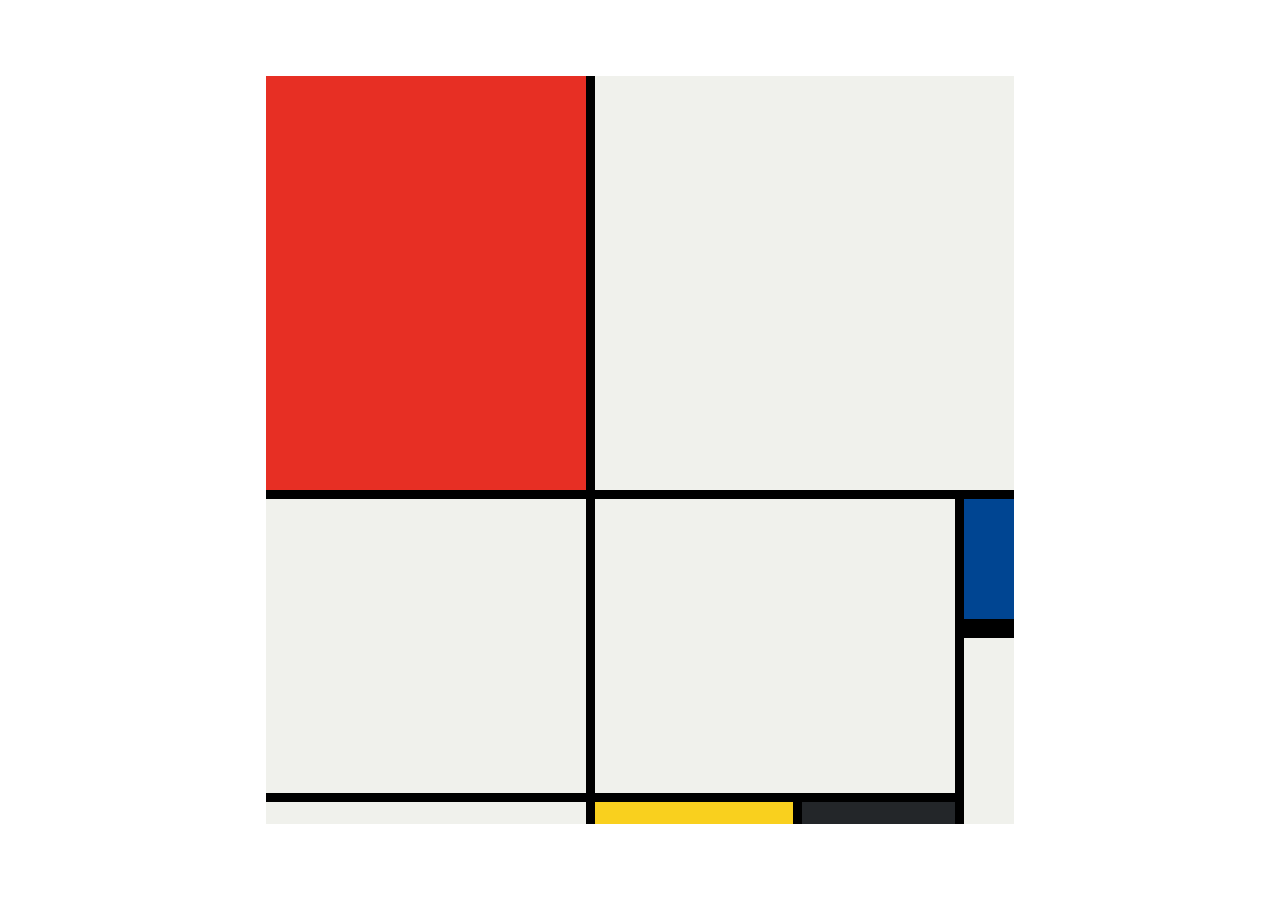
<file: projects/Mondrian Project/index.html>
<!DOCTYPE html>
<html lang="en">

<head>
  <meta charset="UTF-8">
  <meta name="viewport" content="width=device-width, initial-scale=1.0">
  <title>Mondrian Project</title>
  <style>
   
    body {
      display: flex;
      justify-content: center;
      align-items: center;
      height: 100vh;
      margin: 0;
      padding: 0;
    }

    .container {
      height: 748px;
      width: 748px;
      display: grid;
      background-color: #000;
      grid-template-columns: 320px 198px 153px 50px;
      grid-template-rows: 414px 130px 155px 22px;
      gap: 9px;
    }

    .item {
      background-color: #F0F1EC;
    }

    .red {
      background-color: #E72F24;
    }

    .white1 {
      grid-column: span 3;
    }

    .white2 {
      grid-row: span 2;
    }

    .white3 {
      grid-area: 2 / 2 / 4 /4
    }

    .blue {
      background-color: #004592;
      border-bottom: 10px solid #000;
    }

    .white4 {
      grid-row: span 2;
    }

    .yellow {
      background-color: #F9D01E;
    }

    .black {
      background-color: #232629;
    }
  </style>
</head>

<body>

  <div class="container">
    <div class="item red"></div>
    <div class="item white1"></div>
    <div class="item white2"></div>
    <div class="item white3"></div>

    <div class="item blue"></div>
    <div class="item white4"></div>

    <div class="item"></div>
    <div class="item yellow"></div>
    <div class="item black"></div>
  </div>
</body>

</html>
</file>
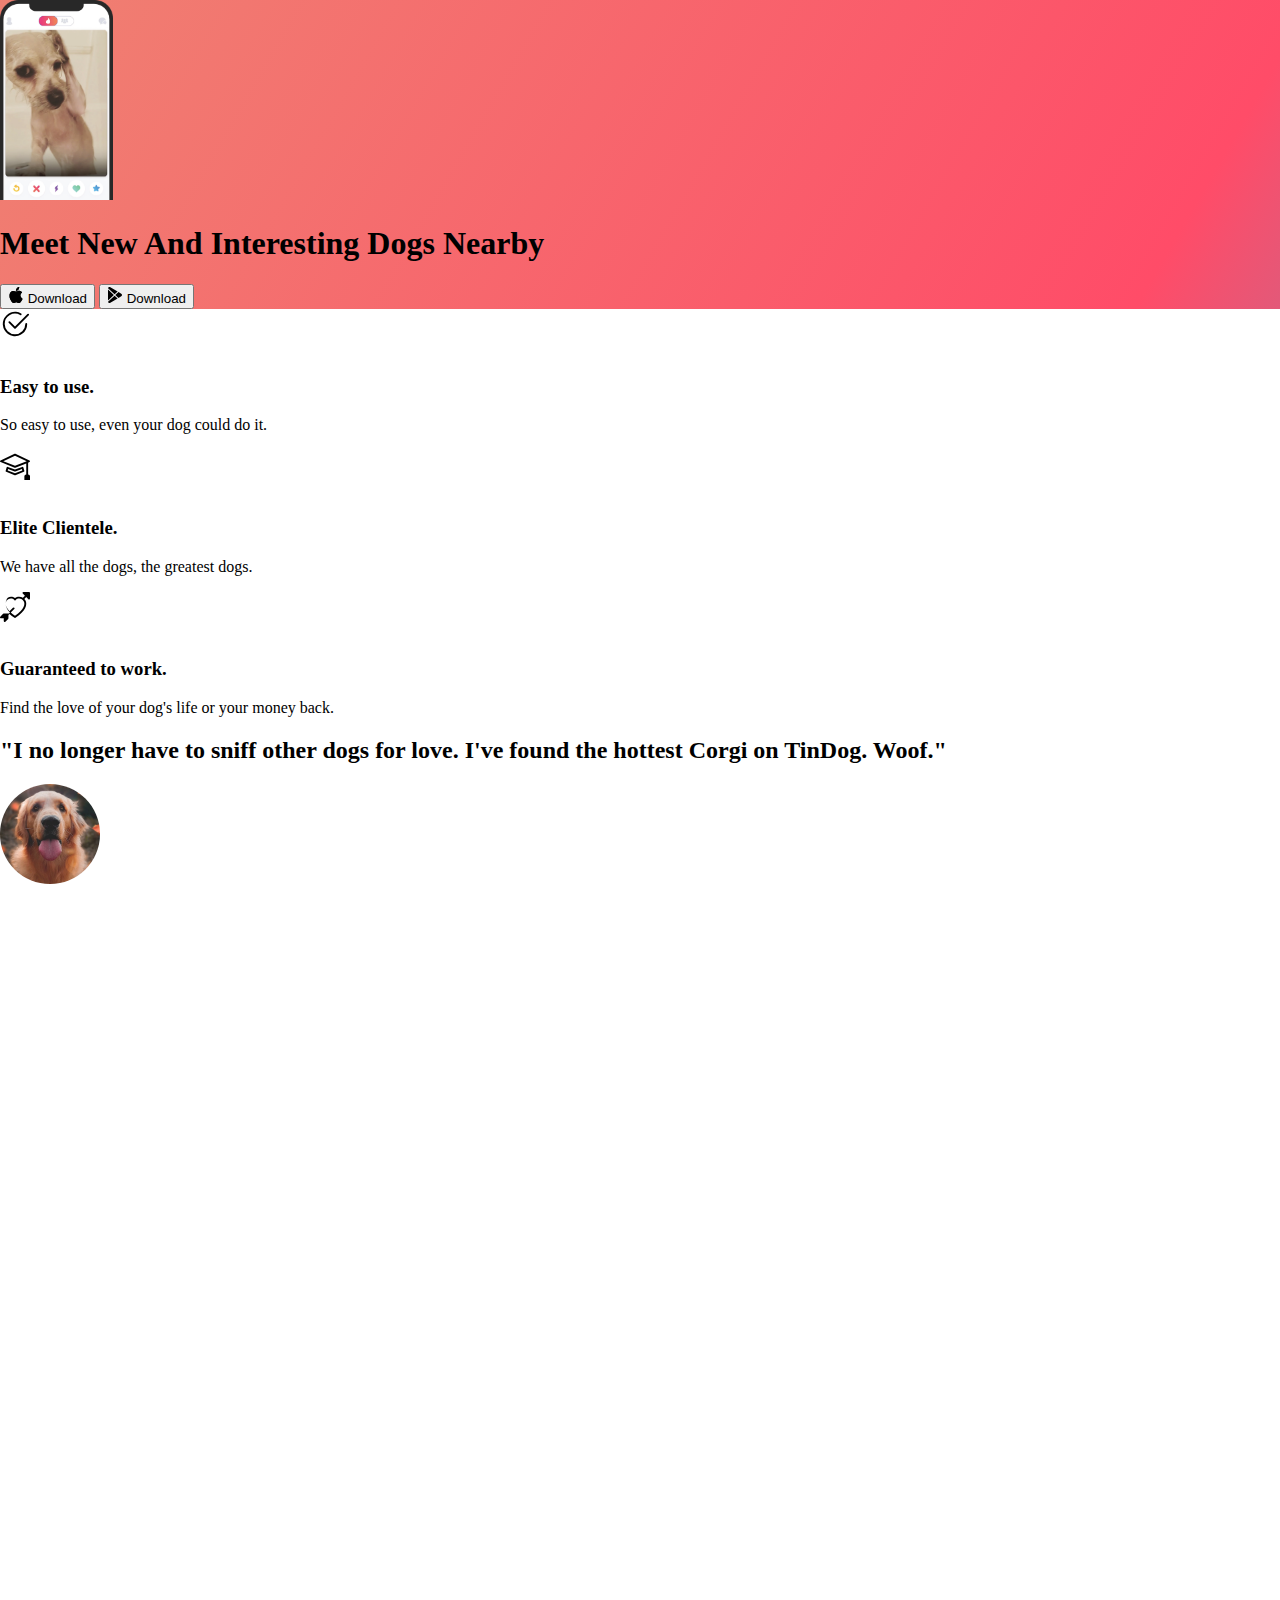
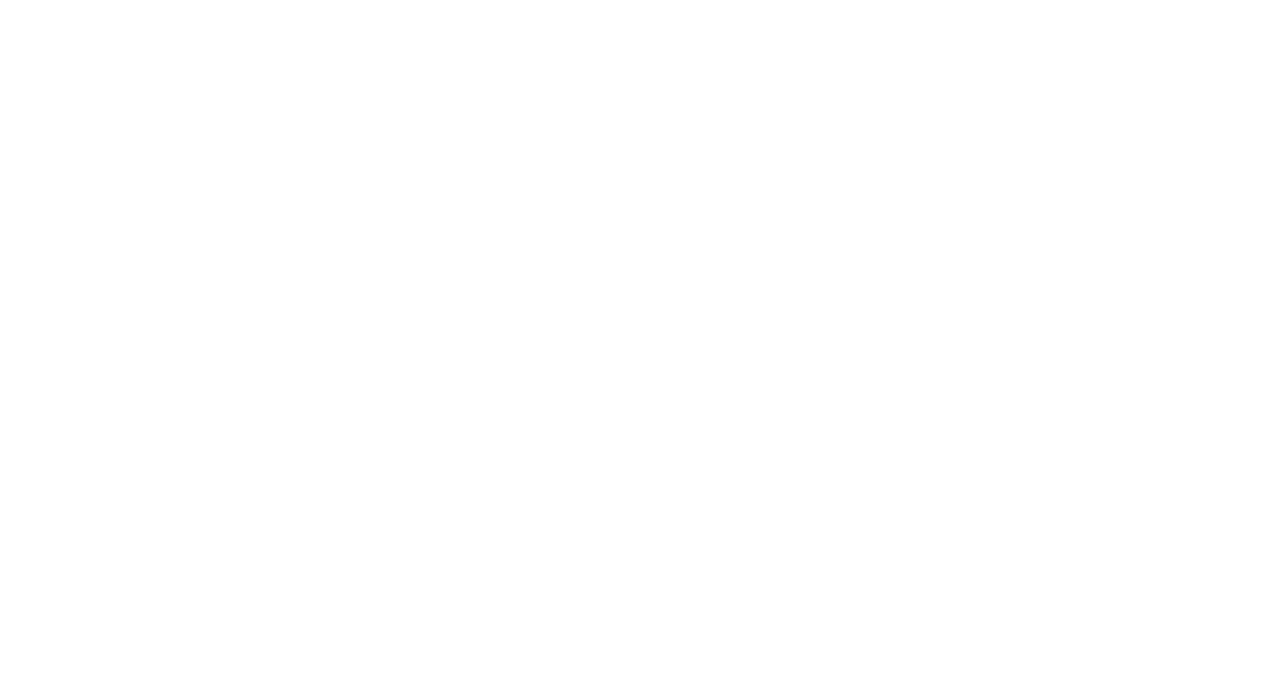
<file: projects/TinDog Project/index.html>
<!DOCTYPE html>
<html lang="en">

<head>
  <meta charset="UTF-8">
  <meta name="viewport" content="width=device-width, initial-scale=1.0">
  <title>TinDog</title>
  <link href="https://cdn.jsdelivr.net/npm/bootstrap@5.3.0/dist/css/bootstrap.min.css" rel="stylesheet" integrity="sha384-9ndCyUaIbzAi2FUVXJi0CjmCapSmO7SnpJef0486qhLnuZ2cdeRhO02iuK6FUUVM" crossorigin="anonymous">
  <link rel="stylesheet" href="./css/style.css">
</head>

<body>

  <!-- Title -->
  <section id="title" class="gradient-background">
    <div class="container col-xxl-8 px-4 pt-5">
      <div class="row flex-lg-row-reverse align-items-center g-5 pt-5">
        <div class="col-10 col-sm-8 col-lg-6">
          <img src="./images/iphone.png" class="d-block mx-lg-auto img-fluid" alt="app demo" height="200" loading="lazy">
        </div>
        <div class="col-lg-6">
          <h1 class="display-5 fw-bold text-body-emphasis lh-1 mb-3">Meet New And Interesting Dogs Nearby</h1>
           <div class="d-grid gap-2 d-md-flex justify-content-md-start">
            <button type="button" class="btn btn-light btn-lg px-4 me-md-2"><svg xmlns="http://www.w3.org/2000/svg" width="16" height="16" fill="currentColor"
              class="bi bi-apple mb-1" viewBox="0 0 16 16">
<path
                d="M11.182.008C11.148-.03 9.923.023 8.857 1.18c-1.066 1.156-.902 2.482-.878 2.516.024.034 1.52.087 2.475-1.258.955-1.345.762-2.391.728-2.43Zm3.314 11.733c-.048-.096-2.325-1.234-2.113-3.422.212-2.189 1.675-2.789 1.698-2.854.023-.065-.597-.79-1.254-1.157a3.692 3.692 0 0 0-1.563-.434c-.108-.003-.483-.095-1.254.116-.508.139-1.653.589-1.968.607-.316.018-1.256-.522-2.267-.665-.647-.125-1.333.131-1.824.328-.49.196-1.422.754-2.074 2.237-.652 1.482-.311 3.83-.067 4.56.244.729.625 1.924 1.273 2.796.576.984 1.34 1.667 1.659 1.899.319.232 1.219.386 1.843.067.502-.308 1.408-.485 1.766-.472.357.013 1.061.154 1.782.539.571.197 1.111.115 1.652-.105.541-.221 1.324-1.059 2.238-2.758.347-.79.505-1.217.473-1.282Z" />
<path
                d="M11.182.008C11.148-.03 9.923.023 8.857 1.18c-1.066 1.156-.902 2.482-.878 2.516.024.034 1.52.087 2.475-1.258.955-1.345.762-2.391.728-2.43Zm3.314 11.733c-.048-.096-2.325-1.234-2.113-3.422.212-2.189 1.675-2.789 1.698-2.854.023-.065-.597-.79-1.254-1.157a3.692 3.692 0 0 0-1.563-.434c-.108-.003-.483-.095-1.254.116-.508.139-1.653.589-1.968.607-.316.018-1.256-.522-2.267-.665-.647-.125-1.333.131-1.824.328-.49.196-1.422.754-2.074 2.237-.652 1.482-.311 3.83-.067 4.56.244.729.625 1.924 1.273 2.796.576.984 1.34 1.667 1.659 1.899.319.232 1.219.386 1.843.067.502-.308 1.408-.485 1.766-.472.357.013 1.061.154 1.782.539.571.197 1.111.115 1.652-.105.541-.221 1.324-1.059 2.238-2.758.347-.79.505-1.217.473-1.282Z" />
</svg> Download</button>
            <button type="button" class="btn btn-outline-light btn-lg px-4"><svg xmlns="http://www.w3.org/2000/svg" width="16" height="16" fill="currentColor"
              class="bi bi-google-play mb-1" viewBox="0 0 16 16">
<path
                d="M14.222 9.374c1.037-.61 1.037-2.137 0-2.748L11.528 5.04 8.32 8l3.207 2.96 2.694-1.586Zm-3.595 2.116L7.583 8.68 1.03 14.73c.201 1.029 1.36 1.61 2.303 1.055l7.294-4.295ZM1 13.396V2.603L6.846 8 1 13.396ZM1.03 1.27l6.553 6.05 3.044-2.81L3.333.215C2.39-.341 1.231.24 1.03 1.27Z" />
</svg> Download</button>
          </div>
        </div>
      </div>
    </div>

  </section>
  <!-- Features -->
  <section id="features">
    <div class="container mt-5">
    <div class="row g-4 py-5 row-cols-1 row-cols-lg-3">
      <div class="col d-flex align-items-start">
        <div class="icon-square text-body-emphasis bg-body-secondary d-inline-flex align-items-center justify-content-center fs-4 flex-shrink-0 me-3">
          <svg xmlns="http://www.w3.org/2000/svg" height="30" fill="currentColor" class="bi bi-check2-circle"
          viewBox="0 0 16 16">
<path
            d="M2.5 8a5.5 5.5 0 0 1 8.25-4.764.5.5 0 0 0 .5-.866A6.5 6.5 0 1 0 14.5 8a.5.5 0 0 0-1 0 5.5 5.5 0 1 1-11 0z" />
<path
            d="M15.354 3.354a.5.5 0 0 0-.708-.708L8 9.293 5.354 6.646a.5.5 0 1 0-.708.708l3 3a.5.5 0 0 0 .708 0l7-7z" />
</svg>
        </div>
        <div>
          <h3 class="fs-2 text-body-emphasis">Easy to use.</h3>
          <p>So easy to use, even your dog could do it.</p>
          
        </div>
      </div>
      <div class="col d-flex align-items-start">
        <div class="icon-square text-body-emphasis bg-body-secondary d-inline-flex align-items-center justify-content-center fs-4 flex-shrink-0 me-3">
          <svg xmlns="http://www.w3.org/2000/svg" height="30" fill="currentColor" class="bi bi-mortarboard" viewBox="0 0 16 16">
            <path d="M8.211 2.047a.5.5 0 0 0-.422 0l-7.5 3.5a.5.5 0 0 0 .025.917l7.5 3a.5.5 0 0 0 .372 0L14 7.14V13a1 1 0 0 0-1 1v2h3v-2a1 1 0 0 0-1-1V6.739l.686-.275a.5.5 0 0 0 .025-.917l-7.5-3.5ZM8 8.46 1.758 5.965 8 3.052l6.242 2.913L8 8.46Z"/>
            <path d="M4.176 9.032a.5.5 0 0 0-.656.327l-.5 1.7a.5.5 0 0 0 .294.605l4.5 1.8a.5.5 0 0 0 .372 0l4.5-1.8a.5.5 0 0 0 .294-.605l-.5-1.7a.5.5 0 0 0-.656-.327L8 10.466 4.176 9.032Zm-.068 1.873.22-.748 3.496 1.311a.5.5 0 0 0 .352 0l3.496-1.311.22.748L8 12.46l-3.892-1.556Z"/>
            </svg>
        </div>
        <div>
          <h3 class="fs-2 text-body-emphasis">Elite Clientele.</h3>
          <p>We have all the dogs, the greatest dogs.</p>
          
        </div>
      </div>
      <div class="col d-flex align-items-start">
        <div class="icon-square text-body-emphasis bg-body-secondary d-inline-flex align-items-center justify-content-center fs-4 flex-shrink-0 me-3">
          <svg xmlns="http://www.w3.org/2000/svg" height="30" fill="currentColor" class="bi bi-arrow-through-heart"
          viewBox="0 0 16 16">
<path fill-rule="evenodd"
            d="M2.854 15.854A.5.5 0 0 1 2 15.5V14H.5a.5.5 0 0 1-.354-.854l1.5-1.5A.5.5 0 0 1 2 11.5h2.793l.53-.53c-.771-.802-1.328-1.58-1.704-2.32-.798-1.575-.775-2.996-.213-4.092C3.426 2.565 6.18 1.809 8 3.233c1.25-.98 2.944-.928 4.212-.152L13.292 2 12.147.854A.5.5 0 0 1 12.5 0h3a.5.5 0 0 1 .5.5v3a.5.5 0 0 1-.854.354L14 2.707l-1.006 1.006c.236.248.44.531.6.845.562 1.096.585 2.517-.213 4.092-.793 1.563-2.395 3.288-5.105 5.08L8 13.912l-.276-.182a21.86 21.86 0 0 1-2.685-2.062l-.539.54V14a.5.5 0 0 1-.146.354l-1.5 1.5Zm2.893-4.894A20.419 20.419 0 0 0 8 12.71c2.456-1.666 3.827-3.207 4.489-4.512.679-1.34.607-2.42.215-3.185-.817-1.595-3.087-2.054-4.346-.761L8 4.62l-.358-.368c-1.259-1.293-3.53-.834-4.346.761-.392.766-.464 1.845.215 3.185.323.636.815 1.33 1.519 2.065l1.866-1.867a.5.5 0 1 1 .708.708L5.747 10.96Z" />
</svg>
        </div>
        <div>
          <h3 class="fs-2 text-body-emphasis">Guaranteed to work.</h3>
          <p>Find the love of your dog's life or your money back.</p>
        
        </div>
      </div>
    </div>
  </div>
  </section>
  <!-- Testimonial -->
  <section id="testimonial">

    <div class="my-5">
      <div class="p-5 text-center bg-body-tertiary">
        <div class="container py-5">
          <h2 class="text-body-emphasis">"I no longer have to sniff other dogs for love. I've found the hottest Corgi on TinDog. Woof."</h2>
          <img class="profile-img mt-5" src="./images/dog-img.jpg">
          <p class="col-lg-8 mx-auto lead mt-2">
            Pebbles, New York
          </p>
        </div>

        <div class="container">
          <div class="row">
            <div class="col-lg-3 col-sm-12">
              <img src="./images/techcrunch.png" alt="techcrunch" height="30px">
            </div>
            <div class="col-lg-3 col-sm-12">
              <img src="./images/mashable.png" alt="mashable" height="30px">
            </div>
            <div class="col-lg-3 col-sm-12">
              <img src="./images/bizinsider.png" alt="bizinsider" height="30px">
            </div>
            <div class="col-lg-3 col-sm-12">
              <img src="./images/tnw.png" alt="tnw" height="30px">
            </div>
          </div>
        </div>

      </div>
    </div>

  </section>
  <!-- Pricing -->
  <section id="pricing">
    <div class="container">
        <h2 class="display-4 fw-normal text-body-emphasis">A Plan for Every Dog's Needs</h2>
        <p class="fs-5 text-body-secondary"> Simple and affordable price plans for you and your dog.</p>
      </div>
    <div class="row row-cols-1 row-cols-md-3 mb-3 text-center">
      <div class="col">
        <div class="card mb-4 rounded-3 shadow-sm">
          <div class="card-header py-3">
            <h4 class="my-0 fw-normal">Chihuahua</h4>
          </div>
          <div class="card-body">
            <h2 class="card-title pricing-card-title">$0<small class="text-body-secondary fw-light">/mo</small></h2>
            <ul class="list-unstyled mt-3 mb-4">
              <li>5 Matches Per Day</li>            
              <li>10 Messages Per Day</li>
              <li>Unlimited App Usage</li>
            </ul>
            <button type="button" class="w-100 btn btn-lg btn-outline-dark">Sign up for free</button>
          </div>
        </div>
      </div>

      <div class="col">
        <div class="card mb-4 rounded-3 shadow-sm">
          <div class="card-header py-3">
            <h4 class="my-0 fw-normal">Labrador</h4>
          </div>
          <div class="card-body">
            <h2 class="card-title pricing-card-title">$15<small class="text-body-secondary fw-light">/mo</small></h2>
            <ul class="list-unstyled mt-3 mb-4">
              <li>Unlimited Matches</li>
              <li>Unlimited Messages</li>
              <li>Unlimited App Usage</li>
            </ul>

            <button type="button" class="w-100 btn btn-lg btn-dark">Get started</button>
          </div>
        </div>
      </div>

      <div class="col">
        <div class="card mb-4 rounded-3 shadow-sm border-dark">
          <div class="card-header py-3 text-bg-dark border-dark">
            <h4 class="my-0 fw-normal">Mastiff</h4>
          </div>
          <div class="card-body">
            <h2 class="card-title pricing-card-title">$29<small class="text-body-secondary fw-light">/mo</small></h2>
            <ul class="list-unstyled mt-3 mb-4">
              <li>Pirority Listing</li>
              <li>Unlimited Matches & Messages</li>
              <li>Unlimited App Usage</li>
            </ul>
            
            <button type="button" class="w-100 btn btn-lg btn-dark">Contact us</button>
          </div>
        </div>
      </div>
    </div>
  </div>
  </section>
  <!-- Footer -->
  <section id="footer" class="gradient-background">
<div class="container">
  <footer class="row row-cols-1 row-cols-sm-2 row-cols-md-5 py-5">
    <div class="col mb-3">
      <a href="/" class="d-flex align-items-center mb-3 link-body-emphasis text-decoration-none">
        <svg class="bi me-2" width="40" height="32"><use xlink:href="#bootstrap"></use></svg>
      </a>
      <p class="text-body-secondary">© 2023</p>
    </div>

    <div class="col mb-3">

    </div>

    <div class="col mb-3">
      <h5>Section</h5>
      <ul class="nav flex-column">
        <li class="nav-item mb-2"><a href="#" class="nav-link p-0 text-body-secondary">Home</a></li>
        <li class="nav-item mb-2"><a href="#" class="nav-link p-0 text-body-secondary">Features</a></li>
        <li class="nav-item mb-2"><a href="#" class="nav-link p-0 text-body-secondary">Pricing</a></li>
        <li class="nav-item mb-2"><a href="#" class="nav-link p-0 text-body-secondary">FAQs</a></li>
        <li class="nav-item mb-2"><a href="#" class="nav-link p-0 text-body-secondary">About</a></li>
      </ul>
    </div>

    <div class="col mb-3">
      <h5>Section</h5>
      <ul class="nav flex-column">
        <li class="nav-item mb-2"><a href="#" class="nav-link p-0 text-body-secondary">Home</a></li>
        <li class="nav-item mb-2"><a href="#" class="nav-link p-0 text-body-secondary">Features</a></li>
        <li class="nav-item mb-2"><a href="#" class="nav-link p-0 text-body-secondary">Pricing</a></li>
        <li class="nav-item mb-2"><a href="#" class="nav-link p-0 text-body-secondary">FAQs</a></li>
        <li class="nav-item mb-2"><a href="#" class="nav-link p-0 text-body-secondary">About</a></li>
      </ul>
    </div>

    <div class="col mb-3">
      <h5>Section</h5>
      <ul class="nav flex-column">
        <li class="nav-item mb-2"><a href="#" class="nav-link p-0 text-body-secondary">Home</a></li>
        <li class="nav-item mb-2"><a href="#" class="nav-link p-0 text-body-secondary">Features</a></li>
        <li class="nav-item mb-2"><a href="#" class="nav-link p-0 text-body-secondary">Pricing</a></li>
        <li class="nav-item mb-2"><a href="#" class="nav-link p-0 text-body-secondary">FAQs</a></li>
        <li class="nav-item mb-2"><a href="#" class="nav-link p-0 text-body-secondary">About</a></li>
      </ul>
    </div>
  </footer>
</div>
  </section>
</body>

</html>
</file>
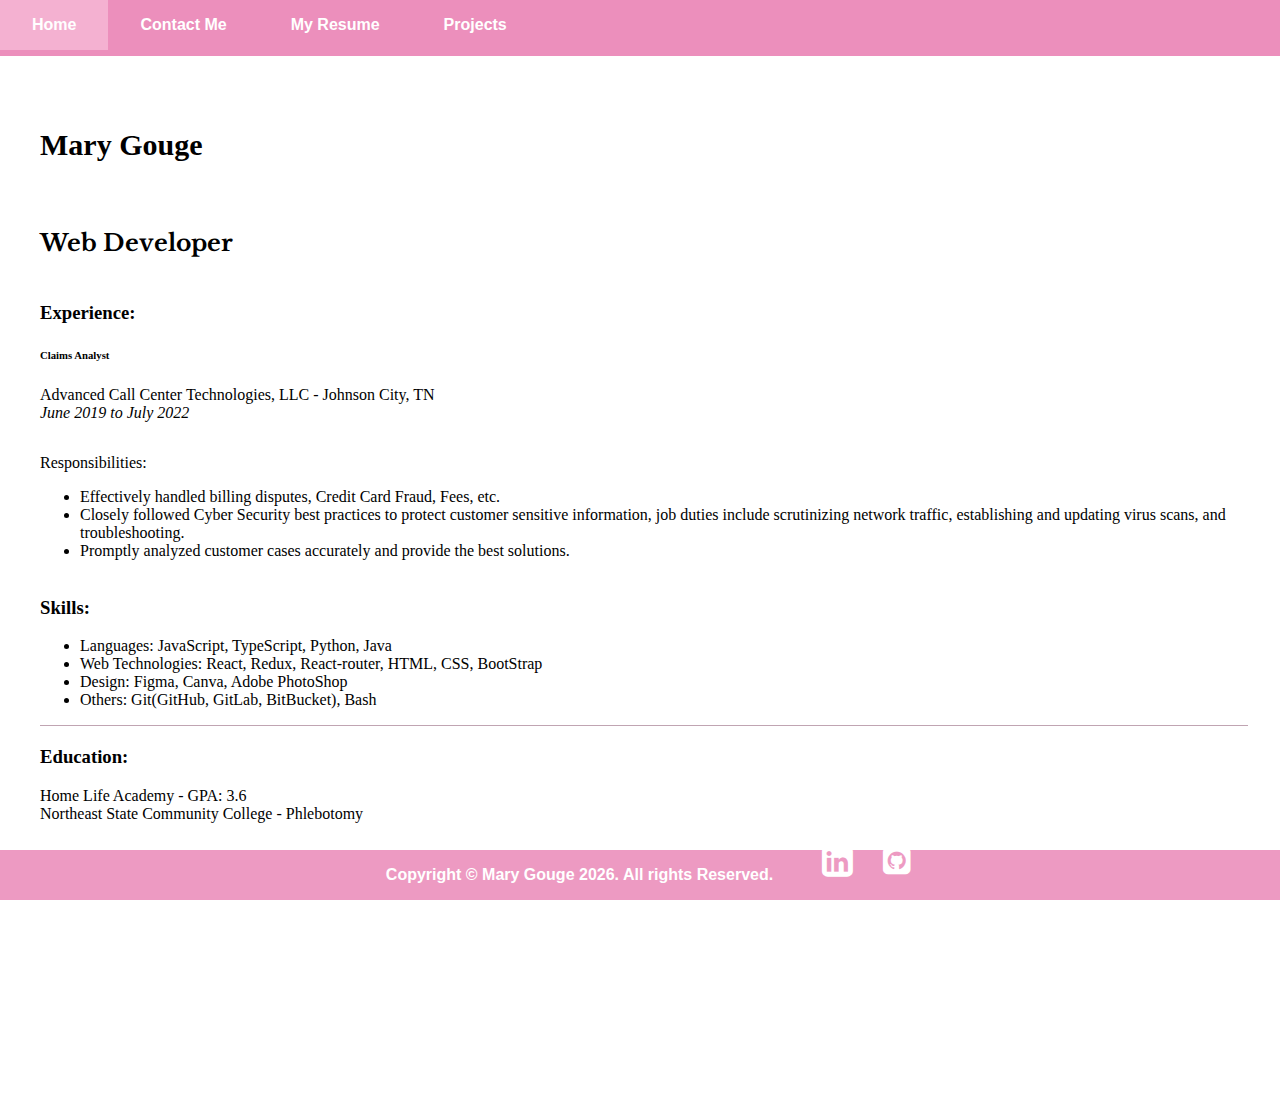
<file: resume.html>
<!DOCTYPE html>
<html lang="en">
  <head>
    <meta charset="UTF-8" />
    <meta name="viewport" content="width=device-width, initial-scale=1.0" />
    <link rel="stylesheet" href="./style.css" />
    <link
      href="https://cdn.jsdelivr.net/npm/bootstrap@5.3.0/dist/css/bootstrap.min.css"
      rel="stylesheet"
      integrity="sha384-9ndCyUaIbzAi2FUVXJi0CjmCapSmO7SnpJef0486qhLnuZ2cdeRhO02iuK6FUUVM"
      crossorigin="anonymous"
    />
    <link rel="preconnect" href="https://fonts.googleapis.com" />
    <link rel="preconnect" href="https://fonts.gstatic.com" crossorigin />
    <link
      href="https://fonts.googleapis.com/css2?family=Libre+Baskerville&family=Sacramento&display=swap"
      rel="stylesheet"
    />
    <link
      rel="stylesheet"
      href="https://cdnjs.cloudflare.com/ajax/libs/font-awesome/4.7.0/css/font-awesome.min.css"
    />
    <link rel="preconnect" href="https://fonts.googleapis.com" />
    <link rel="preconnect" href="https://fonts.gstatic.com" crossorigin />
    <link
      href="https://fonts.googleapis.com/css2?family=Libre+Baskerville&family=Sacramento&display=swap"
      rel="stylesheet"
    />
    <script
      src="https://cdn.jsdelivr.net/npm/bootstrap@5.3.0/dist/js/bootstrap.bundle.min.js"
      integrity="sha384-geWF76RCwLtnZ8qwWowPQNguL3RmwHVBC9FhGdlKrxdiJJigb/j/68SIy3Te4Bkz"
      crossorigin="anonymous"
    ></script>
    <link rel="icon" type="image/png" sizes="32x32" href="./Photos/MaryFavicon.png">
    <title>Resume</title>
  </head>
  <body>
    <nav>
      <ul class="navbar-list">
        <li>
          <a href="./index.html">Home</a>
        </li>
        <li>
          <a href="./index.html#contact">Contact Me</a>
        </li>
        <li>
          <a href="./resume.html">My Resume</a>
        </li>
        <li>
          <a href="./index.html#project">Projects</a>
        </li>
        <li>
          <div class="menu">
            <i class="fa fa-bars"></i>
          </div>
        </li>
      </ul>
    </nav>

    <h2 class="resume-name">Mary Gouge</h2>
    <br />
    <div class="job-title">
      <h3>Web Developer</h3>
    </div>

    <main>
      <section class="experience">
        <h3>Experience:</h3>
        <h6>Claims Analyst</h6>
        Advanced Call Center Technologies, LLC - Johnson City, TN <br />
        <em>June 2019 to July 2022</em>
        <br />
        <p>Responsibilities:</p>
        <ul>
          <li>
            Effectively handled billing disputes, Credit Card Fraud, Fees, etc.
          </li>
          <li>
            Closely followed Cyber Security best practices to protect customer
            sensitive information, job duties include scrutinizing network
            traffic, establishing and updating virus scans, and troubleshooting.
          </li>
          <li>
            Promptly analyzed customer cases accurately and provide the best
            solutions.
          </li>
        </ul>
      </section>

      <section class="skills">
        <h3>Skills:</h3>
        <ul>
          <li>Languages: JavaScript, TypeScript, Python, Java</li>
          <li>
            Web Technologies: React, Redux, React-router, HTML, CSS, BootStrap
          </li>
          <li>Design: Figma, Canva, Adobe PhotoShop</li>
          <li>Others: Git(GitHub, GitLab, BitBucket), Bash</li>
        </ul>
      </section>

      <section class="education">
        <h3>Education:</h3>
        <p>
          Home Life Academy - GPA: 3.6 <br />
          Northeast State Community College - Phlebotomy
        </p>
        <h6>Certificates:</h6>
        <ul>
          <li>Udemy - "The Complete 2023 Web Development Bootcamp" 06/2023</li>
          <li>Coursera - "Programming with JavaScript" 08/2022</li>
          <li>
            Eduonix - "Become a certified Web Developer from scratch" 05/2023
          </li>
          <li>
            Codefinity - "Ultimate HTML", "Introduction to Javascript", "Redux"
            05/2023
          </li>
        </ul>
      </section>
    </main>

    <footer class="py-3 pt-5">
      <p>Copyright © Mary Gouge <script>document.write(new Date().getFullYear());</script>. All rights Reserved.</p>
      <div class="fa-stack1">
        <a href="https://www.linkedin.com/in/mary-g-4ab789249/"
          ><i class="fa fa-linkedin-square fa-stack" style="font-size: 36px"></i
        ></a>
        <a href="https://github.com/MaryG36"
          ><i class="fa fa-github-square fa-stack-2x" aria-hidden="true"></i
        ></a>
      </div>
    </footer>

    <script src="./main.js"></script>
  </body>
</html>
</file>
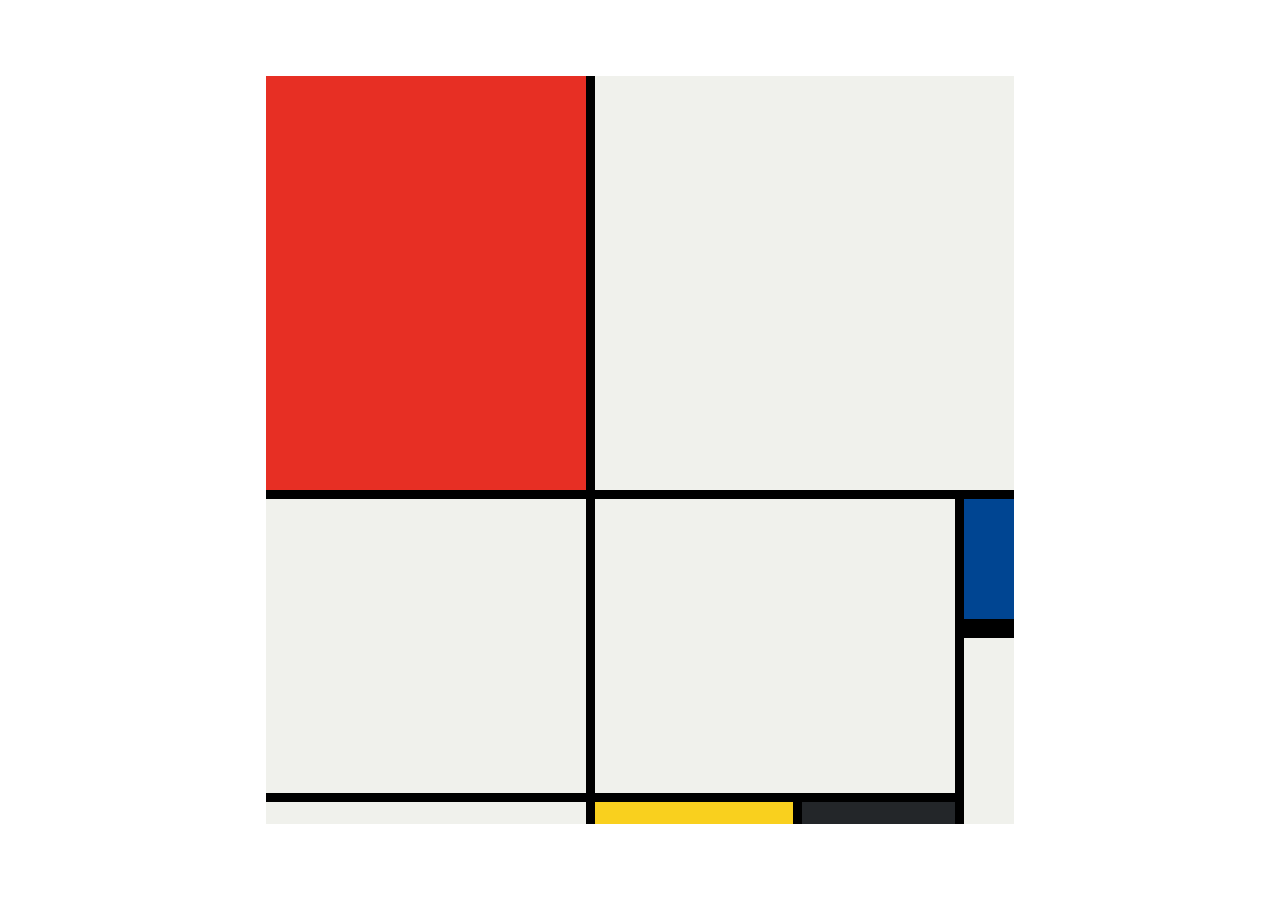
<file: projects/Mondrian Project/solution.html>
<!DOCTYPE html>
<html lang="en">

<head>
  <meta charset="UTF-8">
  <meta name="viewport" content="width=device-width, initial-scale=1.0">
  <title>Mondrian Project</title>
  <style>
    /* 
    Write your CSS here 
    Line Colour: #000
    White: #F0F1EC
    Red: #E72F24
    Black: #232629
    Blue: #004592
    Yellow: #F9D01E
    */
    body {
      display: flex;
      justify-content: center;
      align-items: center;
      height: 100vh;
      margin: 0;
      padding: 0;
    }

    .container {
      height: 748px;
      width: 748px;
      display: grid;
      background-color: #000;
      grid-template-columns: 320px 198px 153px 50px;
      grid-template-rows: 414px 130px 155px 22px;
      gap: 9px;
    }

    .item {
      background-color: #F0F1EC;
    }

    .red {
      background-color: #E72F24;
    }

    .white1 {
      grid-column: span 3;
    }

    .white2 {
      grid-row: span 2;
    }

    .white3 {
      grid-area: 2 / 2 / 4 /4
    }

    .blue {
      background-color: #004592;
      border-bottom: 10px solid #000;
    }

    .white4 {
      grid-row: span 2;
    }

    .yellow {
      background-color: #F9D01E;
    }

    .black {
      background-color: #232629;
    }
  </style>
</head>

<body>
  <!-- Write your HTML here -->

  <div class="container">
    <div class="item red"></div>
    <div class="item white1"></div>
    <div class="item white2"></div>
    <div class="item white3"></div>

    <div class="item blue"></div>
    <div class="item white4"></div>

    <div class="item"></div>
    <div class="item yellow"></div>
    <div class="item black"></div>
  </div>
</body>

</html>
</file>
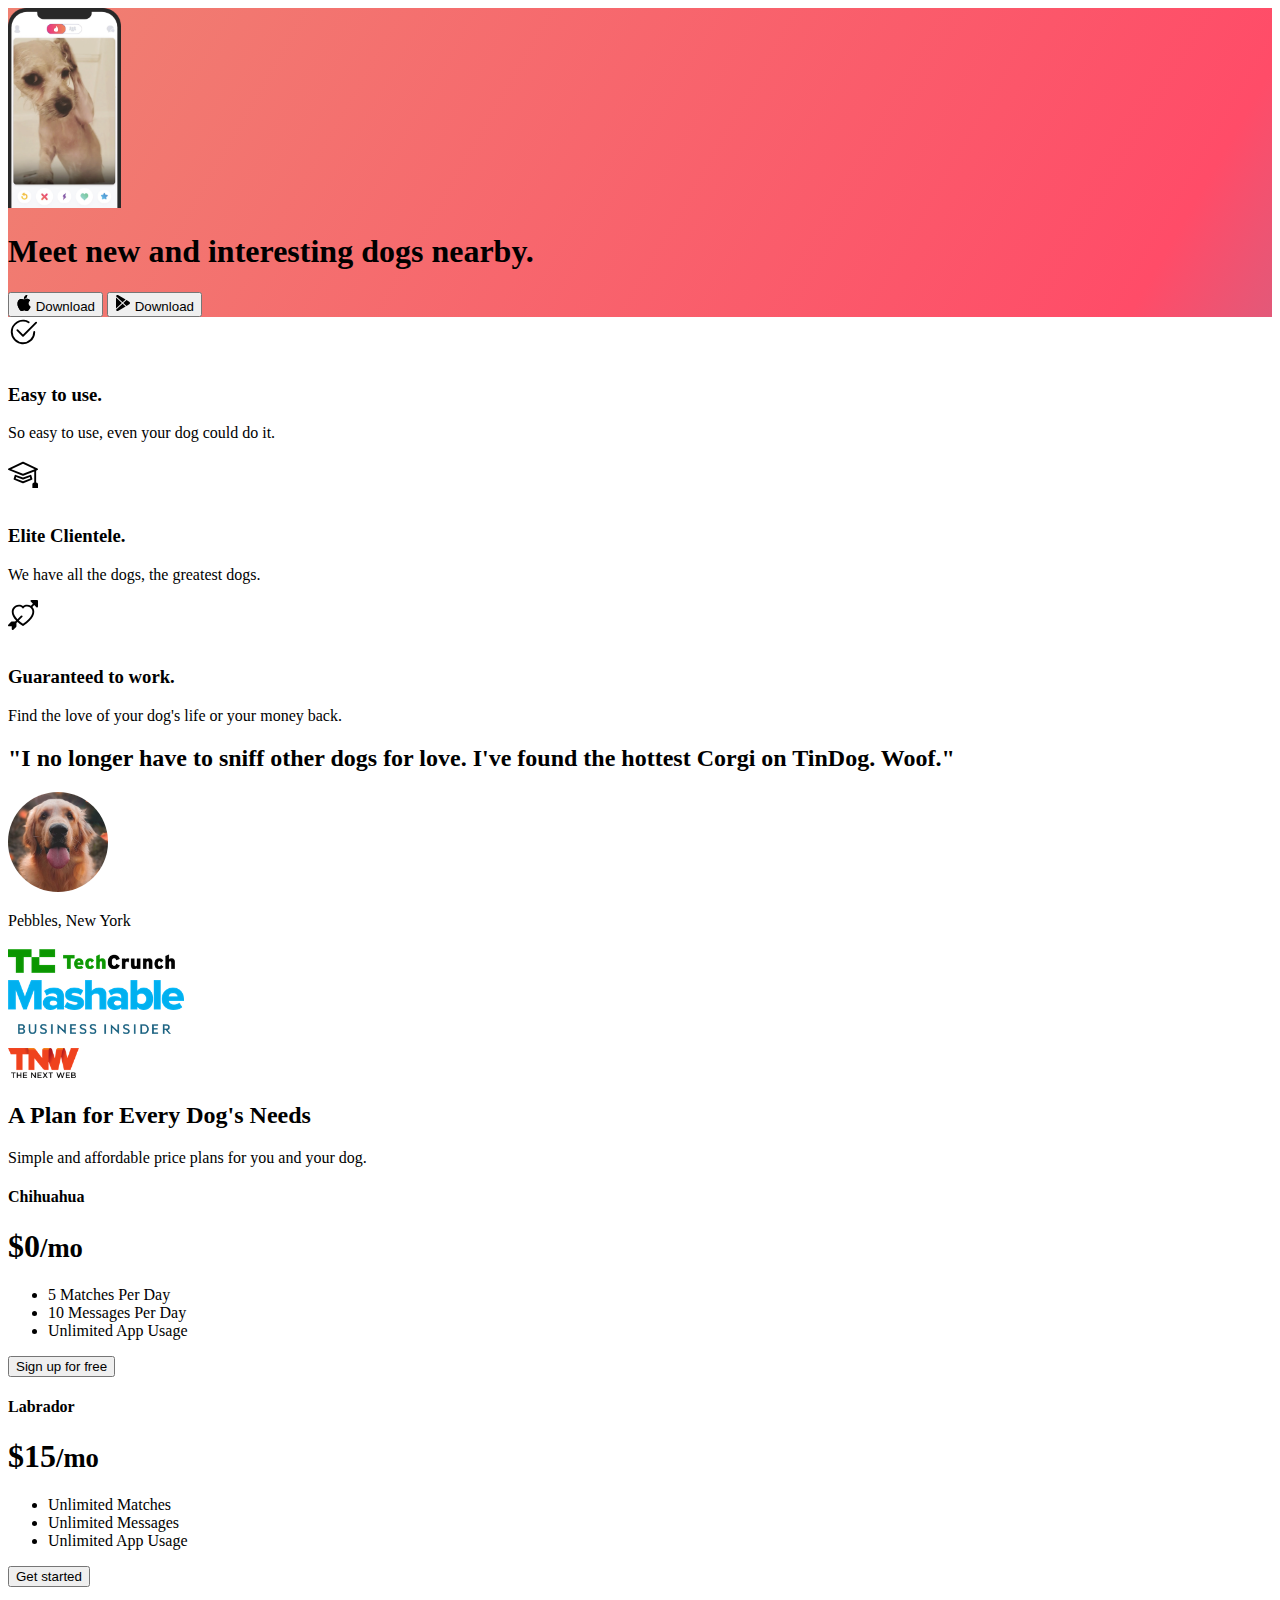
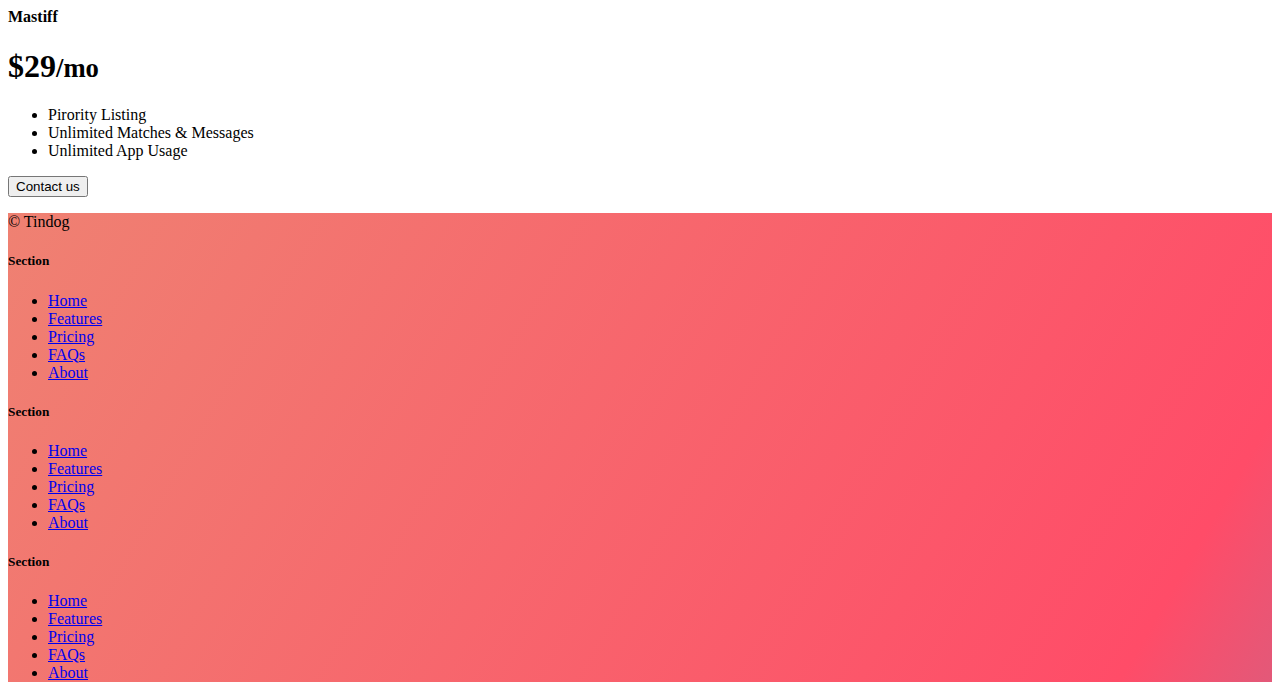
<file: projects/TinDog Project/solution.html>
<!DOCTYPE html>
<html lang="en">

<head>
  <meta charset="UTF-8">
  <meta name="viewport" content="width=device-width, initial-scale=1.0">
  <title>TinDog</title>
  <link href="https://cdn.jsdelivr.net/npm/bootstrap@5.3.0-alpha3/dist/css/bootstrap.min.css" rel="stylesheet"
    integrity="sha384-KK94CHFLLe+nY2dmCWGMq91rCGa5gtU4mk92HdvYe+M/SXH301p5ILy+dN9+nJOZ" crossorigin="anonymous">
  <link rel="stylesheet" href="./css/solution.css">
</head>

<body>


  <!-- Title -->
  <section id="title" class="gradient-background">

    <div class="container col-xxl-8 px-4 pt-5">
      <div class="row flex-lg-row-reverse align-items-center g-5 pt-5">
        <div class="col-10 col-sm-8 col-lg-6">
          <img src="./images/iphone.png" class="d-block mx-lg-auto img-fluid" alt="Bootstrap Themes" height="200"
            loading="lazy">
        </div>
        <div class="col-lg-6">
          <h1 class="display-5 fw-bold text-body-emphasis lh-1 mb-3">Meet new and interesting dogs nearby.</h1>

          <div class="d-grid gap-2 d-md-flex justify-content-md-start">
            <button type="button" class="btn btn-light btn-lg px-4 me-md-2"><svg xmlns="http://www.w3.org/2000/svg"
                width="16" height="16" fill="currentColor" class="bi bi-apple mb-1" viewBox="0 0 16 16">
                <path
                  d="M11.182.008C11.148-.03 9.923.023 8.857 1.18c-1.066 1.156-.902 2.482-.878 2.516.024.034 1.52.087 2.475-1.258.955-1.345.762-2.391.728-2.43Zm3.314 11.733c-.048-.096-2.325-1.234-2.113-3.422.212-2.189 1.675-2.789 1.698-2.854.023-.065-.597-.79-1.254-1.157a3.692 3.692 0 0 0-1.563-.434c-.108-.003-.483-.095-1.254.116-.508.139-1.653.589-1.968.607-.316.018-1.256-.522-2.267-.665-.647-.125-1.333.131-1.824.328-.49.196-1.422.754-2.074 2.237-.652 1.482-.311 3.83-.067 4.56.244.729.625 1.924 1.273 2.796.576.984 1.34 1.667 1.659 1.899.319.232 1.219.386 1.843.067.502-.308 1.408-.485 1.766-.472.357.013 1.061.154 1.782.539.571.197 1.111.115 1.652-.105.541-.221 1.324-1.059 2.238-2.758.347-.79.505-1.217.473-1.282Z" />
                <path
                  d="M11.182.008C11.148-.03 9.923.023 8.857 1.18c-1.066 1.156-.902 2.482-.878 2.516.024.034 1.52.087 2.475-1.258.955-1.345.762-2.391.728-2.43Zm3.314 11.733c-.048-.096-2.325-1.234-2.113-3.422.212-2.189 1.675-2.789 1.698-2.854.023-.065-.597-.79-1.254-1.157a3.692 3.692 0 0 0-1.563-.434c-.108-.003-.483-.095-1.254.116-.508.139-1.653.589-1.968.607-.316.018-1.256-.522-2.267-.665-.647-.125-1.333.131-1.824.328-.49.196-1.422.754-2.074 2.237-.652 1.482-.311 3.83-.067 4.56.244.729.625 1.924 1.273 2.796.576.984 1.34 1.667 1.659 1.899.319.232 1.219.386 1.843.067.502-.308 1.408-.485 1.766-.472.357.013 1.061.154 1.782.539.571.197 1.111.115 1.652-.105.541-.221 1.324-1.059 2.238-2.758.347-.79.505-1.217.473-1.282Z" />
              </svg> Download</button>
            <button type="button" class="btn btn-outline-light btn-lg px-4"><svg xmlns="http://www.w3.org/2000/svg"
                width="16" height="16" fill="currentColor" class="bi bi-google-play mb-1" viewBox="0 0 16 16">
                <path
                  d="M14.222 9.374c1.037-.61 1.037-2.137 0-2.748L11.528 5.04 8.32 8l3.207 2.96 2.694-1.586Zm-3.595 2.116L7.583 8.68 1.03 14.73c.201 1.029 1.36 1.61 2.303 1.055l7.294-4.295ZM1 13.396V2.603L6.846 8 1 13.396ZM1.03 1.27l6.553 6.05 3.044-2.81L3.333.215C2.39-.341 1.231.24 1.03 1.27Z" />
              </svg> Download</button>
          </div>
        </div>
      </div>
    </div>
  </section>
  <!-- Features -->
  <section id="features">
    <div class="container mt-5">
      <div class="row g-4 py-5 row-cols-1 row-cols-lg-3">
        <div class="col d-flex align-items-start">
          <div
            class="icon-square text-body-emphasis bg-body-secondary d-inline-flex align-items-center justify-content-center fs-4 flex-shrink-0 me-3">
            <svg xmlns="http://www.w3.org/2000/svg" height="30" fill="currentColor" class="bi bi-check2-circle"
              viewBox="0 0 16 16">
              <path
                d="M2.5 8a5.5 5.5 0 0 1 8.25-4.764.5.5 0 0 0 .5-.866A6.5 6.5 0 1 0 14.5 8a.5.5 0 0 0-1 0 5.5 5.5 0 1 1-11 0z" />
              <path
                d="M15.354 3.354a.5.5 0 0 0-.708-.708L8 9.293 5.354 6.646a.5.5 0 1 0-.708.708l3 3a.5.5 0 0 0 .708 0l7-7z" />
            </svg>
          </div>
          <div>
            <h3 class="fs-2">Easy to use.</h3>
            <p>So easy to use, even your dog could do it.</p>

          </div>
        </div>
        <div class="col d-flex align-items-start">
          <div
            class="icon-square text-body-emphasis bg-body-secondary d-inline-flex align-items-center justify-content-center fs-4 flex-shrink-0 me-3">
            <svg xmlns="http://www.w3.org/2000/svg" height="30" fill="currentColor" class="bi bi-mortarboard"
              viewBox="0 0 16 16">
              <path
                d="M8.211 2.047a.5.5 0 0 0-.422 0l-7.5 3.5a.5.5 0 0 0 .025.917l7.5 3a.5.5 0 0 0 .372 0L14 7.14V13a1 1 0 0 0-1 1v2h3v-2a1 1 0 0 0-1-1V6.739l.686-.275a.5.5 0 0 0 .025-.917l-7.5-3.5ZM8 8.46 1.758 5.965 8 3.052l6.242 2.913L8 8.46Z" />
              <path
                d="M4.176 9.032a.5.5 0 0 0-.656.327l-.5 1.7a.5.5 0 0 0 .294.605l4.5 1.8a.5.5 0 0 0 .372 0l4.5-1.8a.5.5 0 0 0 .294-.605l-.5-1.7a.5.5 0 0 0-.656-.327L8 10.466 4.176 9.032Zm-.068 1.873.22-.748 3.496 1.311a.5.5 0 0 0 .352 0l3.496-1.311.22.748L8 12.46l-3.892-1.556Z" />
            </svg>
          </div>
          <div>
            <h3 class="fs-2">Elite Clientele.</h3>
            <p>We have all the dogs, the greatest dogs.</p>

          </div>
        </div>
        <div class="col d-flex align-items-start">
          <div
            class="icon-square text-body-emphasis bg-body-secondary d-inline-flex align-items-center justify-content-center fs-4 flex-shrink-0 me-3">
            <svg xmlns="http://www.w3.org/2000/svg" height="30" fill="currentColor" class="bi bi-arrow-through-heart"
              viewBox="0 0 16 16">
              <path fill-rule="evenodd"
                d="M2.854 15.854A.5.5 0 0 1 2 15.5V14H.5a.5.5 0 0 1-.354-.854l1.5-1.5A.5.5 0 0 1 2 11.5h1.793l.53-.53c-.771-.802-1.328-1.58-1.704-2.32-.798-1.575-.775-2.996-.213-4.092C3.426 2.565 6.18 1.809 8 3.233c1.25-.98 2.944-.928 4.212-.152L13.292 2 12.147.854A.5.5 0 0 1 12.5 0h3a.5.5 0 0 1 .5.5v3a.5.5 0 0 1-.854.354L14 2.707l-1.006 1.006c.236.248.44.531.6.845.562 1.096.585 2.517-.213 4.092-.793 1.563-2.395 3.288-5.105 5.08L8 13.912l-.276-.182a21.86 21.86 0 0 1-2.685-2.062l-.539.54V14a.5.5 0 0 1-.146.354l-1.5 1.5Zm2.893-4.894A20.419 20.419 0 0 0 8 12.71c2.456-1.666 3.827-3.207 4.489-4.512.679-1.34.607-2.42.215-3.185-.817-1.595-3.087-2.054-4.346-.761L8 4.62l-.358-.368c-1.259-1.293-3.53-.834-4.346.761-.392.766-.464 1.845.215 3.185.323.636.815 1.33 1.519 2.065l1.866-1.867a.5.5 0 1 1 .708.708L5.747 10.96Z" />
            </svg>
          </div>
          <div>
            <h3 class="fs-2">Guaranteed to work.</h3>
            <p>Find the love of your dog's life or your money back.</p>

          </div>
        </div>
      </div>
    </div>
  </section>
  <!-- Testimonial -->
  <section id="testimonial">
    <div class="my-5">
      <div class="p-5 text-center bg-body-tertiary">
        <div class="container py-5">
          <h2 class="text-body-emphasis">"I no longer have to sniff other dogs for love. I've found the hottest Corgi on
            TinDog. Woof."</h2>
          <img class="profile-img mt-5" src="./images/dog-img.jpg" alt="dog image">
          <p class="col-lg-8 mx-auto lead mt-2">
            Pebbles, New York
          </p>
        </div>

        <div class="container">
          <div class="row">
            <div class="col-lg-3 col-sm-12">
              <img src="./images/techcrunch.png" alt="techcrunch" height="30">
            </div>
            <div class="col-lg-3 col-sm-12">
              <img src="./images/mashable.png" alt="mashable" height="30">
            </div>
            <div class="col-lg-3 col-sm-12">
              <img src="./images/bizinsider.png" alt="bizinsider" height="30">
            </div>
            <div class="col-lg-3 col-sm-12">
              <img src="./images/tnw.png" alt="tnw" height="30">
            </div>
          </div>
        </div>
      </div>
    </div>
  </section>
  <!-- Pricing -->
  <section id="pricing">
    <div class="container">
      <div class="pricing-header p-3 pb-md-4 mx-auto text-center">
        <h2 class="display-4 fw-normal">A Plan for Every Dog's Needs</h2>
        <p class="fs-5 text-body-secondary">Simple and affordable price plans for you and your dog.
      </div>
      <div class="row row-cols-1 row-cols-md-3 mb-3 text-center">
        <div class="col">
          <div class="card mb-4 rounded-3 shadow-sm">
            <div class="card-header py-3">
              <h4 class="my-0 fw-normal">Chihuahua</h4>
            </div>
            <div class="card-body">
              <h1 class="card-title pricing-card-title">$0<small class="text-body-secondary fw-light">/mo</small></h1>
              <ul class="list-unstyled mt-3 mb-4">
                <li>5 Matches Per Day</li>
                <li>10 Messages Per Day</li>
                <li>Unlimited App Usage</li>
              </ul>
              <button type="button" class="w-100 btn btn-lg btn-outline-dark">Sign up for free</button>
            </div>
          </div>
        </div>
        <div class="col">
          <div class="card mb-4 rounded-3 shadow-sm">
            <div class="card-header py-3">
              <h4 class="my-0 fw-normal">Labrador</h4>
            </div>
            <div class="card-body">
              <h1 class="card-title pricing-card-title">$15<small class="text-body-secondary fw-light">/mo</small></h1>
              <ul class="list-unstyled mt-3 mb-4">
                <li>Unlimited Matches</li>
                <li>Unlimited Messages</li>
                <li>Unlimited App Usage</li>
              </ul>
              <button type="button" class="w-100 btn btn-lg btn-dark">Get started</button>
            </div>
          </div>
        </div>
        <div class="col">
          <div class="card mb-4 rounded-3 shadow-sm border-dark">
            <div class="card-header py-3 text-bg-dark border-dark">
              <h4 class="my-0 fw-normal">Mastiff</h4>
            </div>
            <div class="card-body">
              <h1 class="card-title pricing-card-title">$29<small class="text-body-secondary fw-light">/mo</small></h1>
              <ul class="list-unstyled mt-3 mb-4">
                <li>Pirority Listing</li>
                <li>Unlimited Matches & Messages</li>
                <li>Unlimited App Usage</li>
              </ul>
              <button type="button" class="w-100 btn btn-lg btn-dark">Contact us</button>
            </div>
          </div>
        </div>
      </div>
    </div>
  </section>
  <!-- Footer -->
  <section id="contact" class="gradient-background">
    <div class="container ">
      <footer class="row row-cols-1 row-cols-sm-2 row-cols-md-5 py-5 mt-5 border-top">
        <div class="col mb-3">

          <p class="text-body-secondary">© Tindog</p>
        </div>

        <div class="col mb-3">

        </div>

        <div class="col mb-3">
          <h5>Section</h5>
          <ul class="nav flex-column">
            <li class="nav-item mb-2"><a href="#" class="nav-link p-0 text-body-secondary">Home</a></li>
            <li class="nav-item mb-2"><a href="#" class="nav-link p-0 text-body-secondary">Features</a></li>
            <li class="nav-item mb-2"><a href="#" class="nav-link p-0 text-body-secondary">Pricing</a></li>
            <li class="nav-item mb-2"><a href="#" class="nav-link p-0 text-body-secondary">FAQs</a></li>
            <li class="nav-item mb-2"><a href="#" class="nav-link p-0 text-body-secondary">About</a></li>
          </ul>
        </div>

        <div class="col mb-3">
          <h5>Section</h5>
          <ul class="nav flex-column">
            <li class="nav-item mb-2"><a href="#" class="nav-link p-0 text-body-secondary">Home</a></li>
            <li class="nav-item mb-2"><a href="#" class="nav-link p-0 text-body-secondary">Features</a></li>
            <li class="nav-item mb-2"><a href="#" class="nav-link p-0 text-body-secondary">Pricing</a></li>
            <li class="nav-item mb-2"><a href="#" class="nav-link p-0 text-body-secondary">FAQs</a></li>
            <li class="nav-item mb-2"><a href="#" class="nav-link p-0 text-body-secondary">About</a></li>
          </ul>
        </div>

        <div class="col mb-3">
          <h5>Section</h5>
          <ul class="nav flex-column">
            <li class="nav-item mb-2"><a href="#" class="nav-link p-0 text-body-secondary">Home</a></li>
            <li class="nav-item mb-2"><a href="#" class="nav-link p-0 text-body-secondary">Features</a></li>
            <li class="nav-item mb-2"><a href="#" class="nav-link p-0 text-body-secondary">Pricing</a></li>
            <li class="nav-item mb-2"><a href="#" class="nav-link p-0 text-body-secondary">FAQs</a></li>
            <li class="nav-item mb-2"><a href="#" class="nav-link p-0 text-body-secondary">About</a></li>
          </ul>
        </div>
      </footer>
    </div>
  </section>
</body>

</html>
</file>
<file: projects/TinDog Project/css/style.css>
.gradient-background {
  background: linear-gradient(300deg, #00bfff, #ff4c68, #ef8172);
  background-size: 180% 180%;
  animation: gradient-animation 10s ease infinite;
}

@keyframes gradient-animation {
  0% {
    background-position: 0% 50%;
  }
  50% {
    background-position: 100% 50%;
  }
  100% {
    background-position: 0% 50%;
  }
}

.icon-square {
  width: 3rem;
  height: 3rem;
  border-radius: 0.75rem;
}

.profile-img {
  height: 100px;
  border-radius: 50%;
}

html,body
{
    width: 100%;
    height: 100%;
    margin: 0px;
    padding: 0px;
    overflow-x: hidden; 
}
</file>
<file: style.css>
html,
body {
  height: 100%;
  margin: 0;
  padding: 0;
  overflow-x: hidden;
}

.home > div {
  background: url(./Photos/pink\ background.avif);
  background-size: cover;
  background-repeat: no-repeat;
  background-position: 0px 0px;
}

.name {
  display: flex;
  flex-direction: column;
  align-items: center;
  font-size: 7rem;
  font-family: "Sacramento";
  color: rgb(255, 255, 255);
  margin: 0;
  padding: 8rem;
  text-decoration: underline white 3px;
}

.intro {
  color: rgb(255, 255, 255);
  font-size: larger;
  padding-bottom: 2rem;
  text-shadow: 5px 5px 8px rgb(248, 49, 152);
}

.intro p {
  font-size: 30px;
  text-decoration: underline white 1.2px;
}

.navbar-list {
  list-style-type: none;
  margin: 0;
  padding: 0;
  background-color: #ec8fbc;
  position: fixed;
  top: 0;
  width: 100%;
  height: 56px;
  z-index: 300;
}

.navbar-list li a {
  display: block;
  color: white;
  padding: 1rem 2rem;
  font-family: "Montserrat", sans-serif;
  font-size: 1rem;
  font-weight: bold;
  text-decoration: none;
}

.navbar-list li div {
  display: block;
  color: white;
  padding: 1rem 2rem;
  font-family: "Montserrat", sans-serif;
  font-size: 1rem;
  font-weight: bold;
  text-decoration: none;
}

.navbar-list > li {
  float: left;
}

.navbar-list li:hover {
  background-color: #f4b1d1;
  color: white;
  font-size: 1.1rem;
}

.navbar-list li:last-child {
  float: right;
  display: none;
}

@media (max-width: 700px) {
  .navbar-list li:not(:first-child) {
    display: none;
  }

  .navbar-list li:last-child {
    float: right;
    display: block;
  }

  .navbar-list.responsive {
    position: fixed;
    overflow: hidden;
    clear: both;
    height: 280px;
  }

  .navbar-list.responsive .menu {
    position: absolute;
    right: 0;
    top: 0;
  }

  .navbar-list.responsive li {
    float: none;
    display: block;
    text-align: left;
  }

  #project {
    width: 100%;
  }

  .project-item {
    text-align: center;
  }

  .container-carousel {
    width: 340px;
    padding-top: 20px;
    padding-left: 37px;
    height: 35%;
  }

  @media screen and (max-width:700px) {
    .container-carousel button{
      height: 180px;
    }

    .container-carousel button:hover{
      opacity: 0.5;
    }
  }

  .carousel-control-prev {
    margin: 0px;
    width: 0;
  }

  .carousel-control-next {
    margin: 0px;
  }

  .carousel-control-prev-icon,
  .carousel-control-next-icon {
    margin-bottom: 0px;
    width: 0;
  }

  footer p {
    width: 45%;
    height: 50%;
  }

  .hobbies h1 {
    padding-top: 15px;
  }

  .hobbies ol {
    padding-right: 25px;
  }
}

.intro {
  display: flex;
  justify-content: center;
  opacity: 1;
}

.container2 {
  display: flex;
  justify-content: center;
  padding-bottom: 20px;
}

.container3 {
  display: flex;
  justify-content: center;
}

.photo {
  height: 180px;
  width: 160px;
  border-radius: 30%;
  display: block;
  justify-content: center;
  margin-right: 0%;
}

.about {
  display: flex;
  flex-direction: column;
  justify-content: center;
  text-align: center;
  align-items: center;
  background-color: #fff8cb;
  width: 100%;
}
.about > p {
  padding-left: 0;
  margin-top: rem;
  width: 350px;
  color: rgb(109, 109, 109);
}

.container-fluid h2 {
  font-size: 40px;
  color: rgb(236,143,188);
  text-decoration: underline rgb(160, 158, 158) 1px;
}

.container-my-projects {
  color: rgb(255, 255, 255);
  display: flex;
  justify-content: center;
  font-size: 5rem;
  padding: 5rem 0 2rem 0;
}

@media screen and (max-width: 700px) {
  .container-my-projects {
    padding: 1rem 0 2rem 0;
  }
}

.my-projects {
  color: rgb(255, 255, 255);
  display: flex;
  justify-content: center;
  font-size: 80px;
  text-align: center;
  position: absolute;
}

@media screen and (max-width: 700px) {
  .my-projects {
    color: rgb(255, 255, 255);
    display: flex;
    justify-content: center;
    font-size: 2rem;
    text-align: center;
    position: absolute;
  }
}

#project {
  display: flex;
  flex-direction: row;
  background: linear-gradient(300deg, #f4e47e, #bf6dfa, #e48578);
  background-size: 180% 180%;
  animation: gradient-animation 18s ease infinite;
  padding-bottom: 5rem;
  justify-content: center;
  position: relative;
}

@keyframes gradient-animation {
  0% {
    background-position: 0% 50%;
  }
  50% {
    background-position: 100% 50%;
  }
  100% {
    background-position: 0% 50%;
  }
}

.project {
  display: grid;
  grid-template-columns: repeat(3, 1fr);
}

.project img {
  width: 100%;
  height: 300px;
  border: 6px dotted white;
  padding: 0.5rem;
}

#project {
  padding-top: 1%;
}

.project-item {
  display: grid;
  flex-direction: column;
  justify-content: center;
  align-items: center;
  margin-top: 1.5rem;
  padding-top: 50px;
}

.project h3 {
  color: white;
  margin-bottom: 1rem;
  font-size: 1.5rem;
  font-weight: bold;
  padding: 1rem;
  text-decoration: underline;
}

.project p {
  font-family: "Montserrat", sans-serif;
  color: white;
  font-weight: bold;
  font-size: 1rem;
  width: 350px;
  letter-spacing: 2px;
  padding-left: 1.2rem;
}

@media (max-width: 1200px) {
  div.project {
    display: flex;
    flex-direction: column;
  }

  .project-item h3 {
    font-size: 2rem;
    margin-bottom: 0;
  }

  .project-item p {
    margin: 0 0 2rem 0;
    font-size: 1.3rem;
  }
}

.h2-title {
  display: flex;
  justify-content: center;
  color: #f4b1d1;
}

.designs {
  display: flex;
  justify-content: center;
  padding-top: 10px;
  color: #f4b1d1;
}

.container-carousel {
  display: flex;
  justify-content: center;
  padding-bottom: 20px;
}

.carousel {
  width: 650px;
}

.carousel-control-next-icon {
  background-color: #e48578;
}

.carousel-control-prev-icon {
  background-color: #e48578;
}

.contact {
  background-image: url(./Photos/Gradient\ image.jpg);
  background-size: cover;
  background-repeat: no-repeat;
  background-position: 0px 0px;
  height: 300px;
  text-align: center;
}

.contact div{
  padding: 2rem;
}

.contact h2 {
  color: rgb(255, 255, 255);
  font-family: "Times New Roman", Times, serif;
  font-size: 70px;
}

.contact p {
  color: rgb(255, 255, 255);
  font-family: "Montserrat", sans-serif;
  font-size: larger;
}

@media screen and (max-width: 700px) {
  .contact {
    height: 240px;
  }
  .contact h2 {
    font-size: 2.8rem;
  }
}

main {
  padding-right: 2rem;
}

.job-title {
  font-family: "Libre Baskerville", serif;
  margin-top: 10px;
  font-size: 20px;
  border-bottom: #ffffff 1px solid;
  margin-left: 40px;
  background-color: #ffffff;
}

.education {
  margin: 20px 0 60px 40px;
  padding-bottom: 4rem;
}

.resume-name {
  margin-top: 8rem;
  font-size: 30px;
  margin-left: 40px;
  background-color: #ffffff;
}

.experience {
  margin-top: 20px;
  margin-left: 40px;
  border-bottom: #ffffff 1px solid;
}

.experience p {
  padding-top: 1rem;
}

.skills {
  margin-top: 20px;
  margin-left: 40px;
  border-bottom: #c0a4b2 1px solid;
}

.certificate {
  color: #ee1a81;
  text-decoration: none;
  margin-left: 40px;
}

.hobbies h1 {
  display: flex;
  justify-content: center;
  text-decoration: underline;
  font-family: cursive;
  color: #ed9ac2;
  margin-bottom: 8%;
  margin-top: 15%;
}

.hobbies {
  text-align: center;
  min-height: 100vh;
}

.hobbies ol {
  text-align: left;
  list-style-position: inside;
  display: inline-block;
}

.hobbies ol li {
  padding: 10px;
}

footer {
  display: flex;
  justify-content: center;
  background-color: #ed9ac2;
  color: white;
  font-size: 1rem;
  font-family: "Montserrat", sans-serif;
  font-weight: bold;
  position: absolute;
  bottom: 0;
  width: 100%;
}

.fa-stack {
  float: right;
  color: white;
  margin-left: 100px;
}

.fa-stack1 {
  margin-left: 85px;
  display: block;
  width: 36px;
  height: 36px;
  position: relative;
  bottom: 25px;
  color: rgb(254, 254, 254);
}

.fa-stack-2x {
  float: right;
  color: white;
  margin-top: 20px;
  margin-left: 20px;
}
</file>
<file: projects/TinDog Project/css/solution.css>
.gradient-background {
  background: linear-gradient(300deg, #00bfff, #ff4c68, #ef8172);
  background-size: 180% 180%;
  animation: gradient-animation 18s ease infinite;
}

@keyframes gradient-animation {
  0% {
    background-position: 0% 50%;
  }
  50% {
    background-position: 100% 50%;
  }
  100% {
    background-position: 0% 50%;
  }
}

.icon-square {
  width: 3rem;
  height: 3rem;
  border-radius: 0.75rem;
}

.profile-img {
  border-radius: 50%;
  height: 100px;
}
</file>
